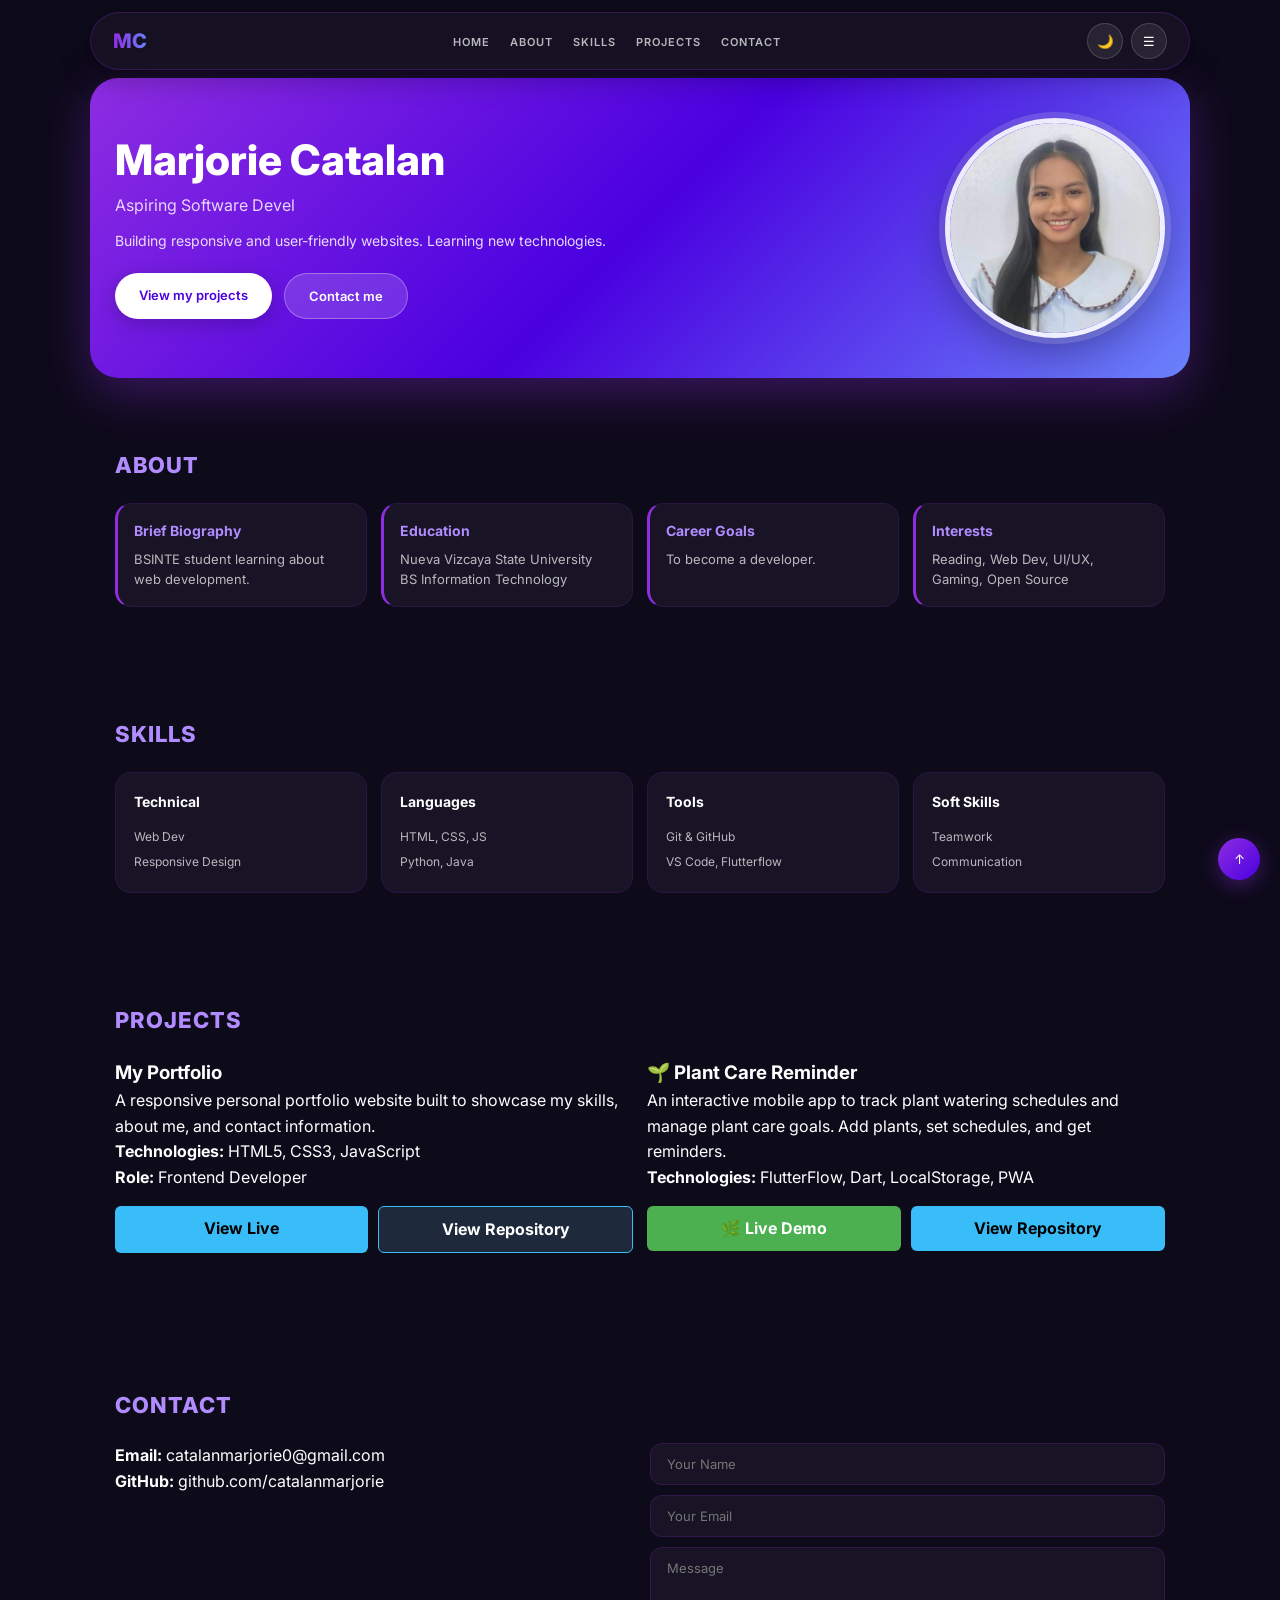
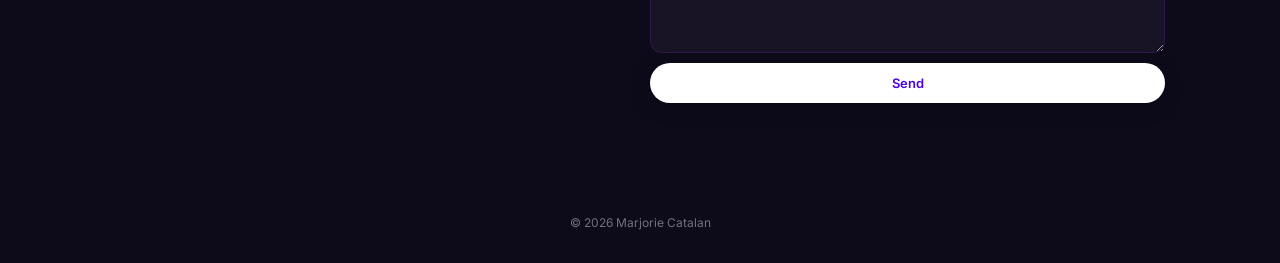
<file: index.html>
<!DOCTYPE html>
<html lang="en">
<head>
  <meta charset="UTF-8">
  <meta name="viewport" content="width=device-width, initial-scale=1.0">
  <title>Marjorie Catalan | Portfolio</title>
  <link rel="stylesheet" href="css/style.css">
  <link href="https://fonts.googleapis.com/css2?family=Inter:wght@400;600;800&display=swap" rel="stylesheet">
  <link rel="icon" href="data:,">
</head>
<body>
  <nav id="navbar">
    <div class="nav-container">
      <a href="#home" class="logo">MC</a>
      <ul class="nav-links">
        <li><a href="#home">HOME</a></li>
        <li><a href="#about">ABOUT</a></li>
        <li><a href="#skills">SKILLS</a></li>
        <li><a href="#projects">PROJECTS</a></li>
        <li><a href="#contact">CONTACT</a></li>
      </ul>
      <div class="nav-actions">
        <button id="theme-toggle">🌙</button>
        <button id="menu-toggle">☰</button>
      </div>
    </div>
  </nav>

  <section id="home" class="section">
    <div class="home-content">
      <div class="home-text">
        <h1>Marjorie Catalan</h1>
        <h2 class="tagline" id="tagline">Aspiring Software Developer | BSINTE Student</h2>
        <p>Building responsive and user-friendly websites. Learning new technologies.</p>
        <div class="cta">
          <a href="#projects" class="btn primary">View my projects</a>
          <a href="#contact" class="btn secondary">Contact me</a>
        </div>
      </div>
      <div class="home-image">
        <img src="image/profile.jpg" alt="Profile photo of Marjorie Catalan">
      </div>
    </div>
  </section>

  <section id="about" class="section">
    <h2 class="section-title">ABOUT</h2>
    <div class="about-grid">
      <div><h3>Brief Biography</h3><p>BSINTE student learning about web development.</p></div>
      <div><h3>Education</h3><p>Nueva Vizcaya State University<br>BS Information Technology</p></div>
      <div><h3>Career Goals</h3><p>To become a developer.</p></div>
      <div><h3>Interests</h3><p>Reading, Web Dev, UI/UX, Gaming, Open Source</p></div>
    </div>
  </section>

  <section id="skills" class="section">
    <h2 class="section-title">SKILLS</h2>
    <div class="skills-grid">
      <div class="skill-card"><h3>Technical</h3><ul><li>Web Dev</li><li>Responsive Design</li></ul></div>
      <div class="skill-card"><h3>Languages</h3><ul><li>HTML, CSS, JS</li><li>Python, Java</li></ul></div>
      <div class="skill-card"><h3>Tools</h3><ul><li>Git & GitHub</li><li>VS Code, Flutterflow</li></ul></div>
      <div class="skill-card"><h3>Soft Skills</h3><ul><li>Teamwork</li><li>Communication</li></ul></div>
    </div>
  </section>

  <section id="projects" class="section">
  <h2 class="section-title">PROJECTS</h2>
  <div class="projects-grid">

    <div class="project-card">
      <h3>My Portfolio</h3>
      <p>A responsive personal portfolio website built to showcase my skills, about me, and contact information.</p>
      <p><strong>Technologies:</strong> HTML5, CSS3, JavaScript</p>
      <p><strong>Role:</strong> Frontend Developer</p>
      <div style="display:flex; gap:10px; margin-top:15px;">
        <a href="https://catalanmarjorie.github.io/" style="background:#38bdf8; color:#000; padding:10px 20px; border-radius:6px; font-weight:bold; text-decoration:none; flex:1; text-align:center;">View Live</a>
        <a href="https://github.com/catalanmarjorie/catalanmarjorie.github.io" target="_blank" style="background:#1e293b; color:white; border:1px solid #38bdf8; padding:10px 20px; border-radius:6px; font-weight:bold; text-decoration:none; flex:1; text-align:center;">View Repository</a>
      </div>
    </div>

    <div class="project-card">
      <h3>🌱 Plant Care Reminder</h3>
      <p>An interactive mobile app to track plant watering schedules and manage plant care goals. Add plants, set schedules, and get reminders.</p>
      <p><strong>Technologies:</strong> FlutterFlow, Dart, LocalStorage, PWA</p>
      <div style="display:flex; gap:10px; margin-top:15px;">
        <a href="https://2ee381cf1a1246ceb64b1b8aa37ca4fa-share.flutterflow.cloud/s/2ee381cf1a1246ceb64b1b8aa37ca4fa?key=tIXz_1JN7gHIQSgkkhlujc_MJYfSkuc-Ln3wZWFZIVg" target="_blank" style="background:#4CAF50; color:white; padding:10px 20px; border-radius:6px; font-weight:bold; text-decoration:none; flex:1; text-align:center;">🌿 Live Demo</a>
        <a href="https://github.com/catalanmarjorie/plant_care_reminder" target="_blank" style="background:#38bdf8; color:#000; padding:10px 20px; border-radius:6px; font-weight:bold; text-decoration:none; flex:1; text-align:center;">View Repository</a>
      </div>
    </div>

  </div>
</section>

  <section id="contact" class="section">
    <h2 class="section-title">CONTACT</h2>
    <div class="contact-grid">
      <div>
        <p><strong>Email:</strong> catalanmarjorie0@gmail.com</p>
        <p><strong>GitHub:</strong> github.com/catalanmarjorie</p>
      </div>
      <form id="contact-form">
        <input type="text" id="name" placeholder="Your Name" required>
        <input type="email" id="email" placeholder="Your Email" required>
        <textarea id="message" placeholder="Message" rows="5" required></textarea>
        <button type="submit" class="btn primary">Send</button>
        <p id="form-message"></p>
      </form>
    </div>
  </section>

  <button id="back-to-top">↑</button>
  <footer><p>&copy; 2026 Marjorie Catalan</p></footer>
  <script src="js/script.js"></script>
</body>
</html>
</file>
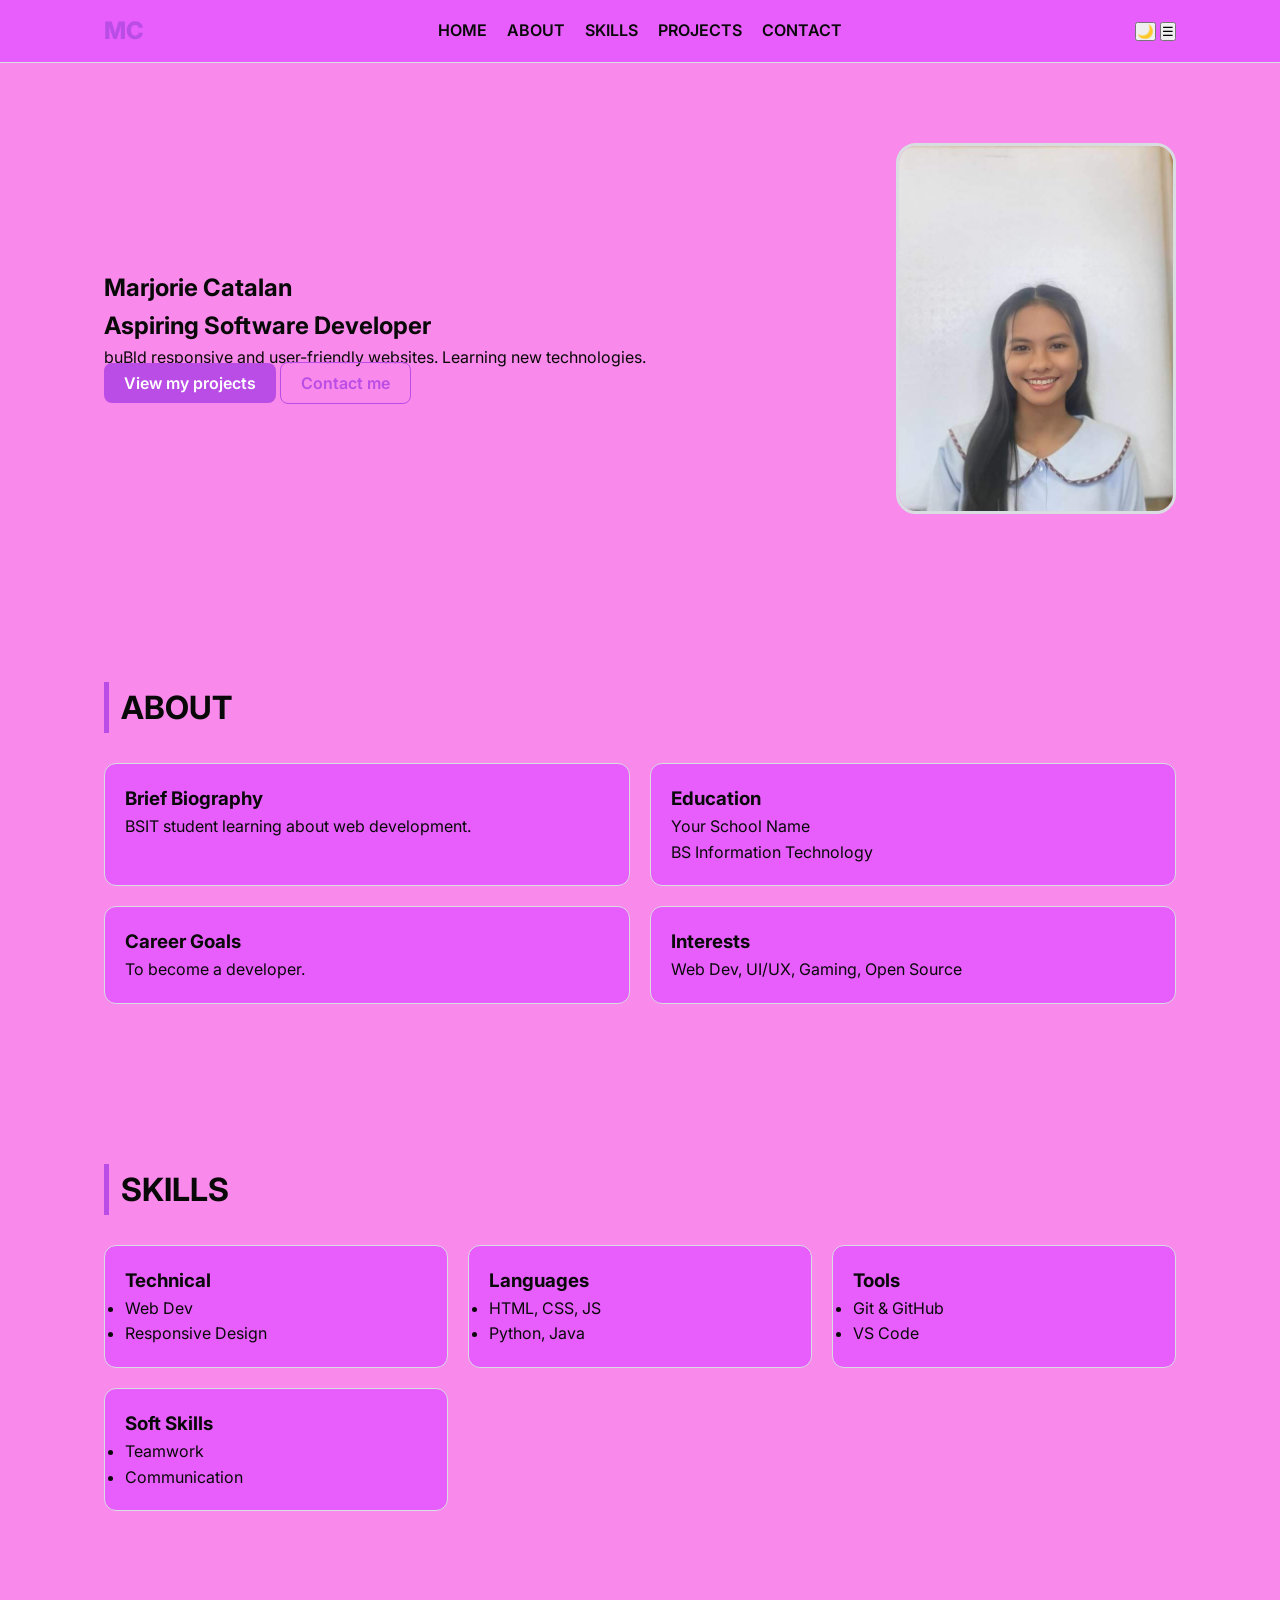
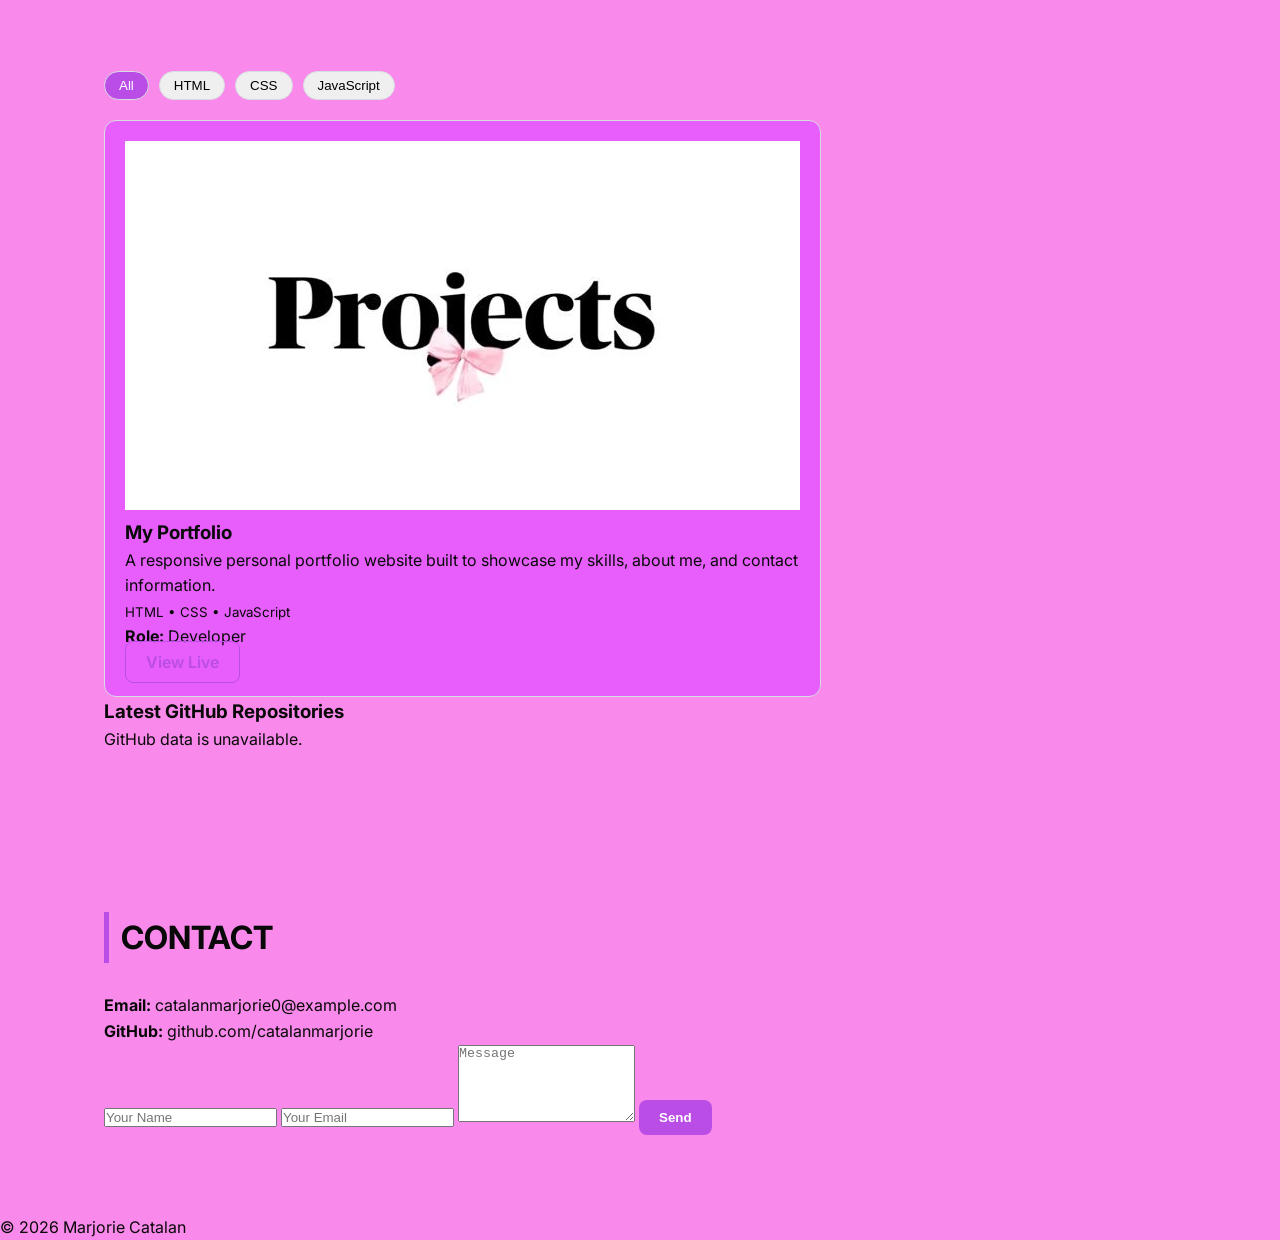
<file: Desktop/catalan.github.io/index.html>
<!DOCTYPE html>
<html lang="en">
<head>
  <meta charset="UTF-8">
  <meta name="viewport" content="width=device-width, initial-scale=1.0">
  <title>Marjorie Catalan | Portfolio</title>
  <link rel="stylesheet" href="css/style.css">
  <link href="https://fonts.googleapis.com/css2?family=Inter:wght@400;600;800&display=swap" rel="stylesheet">
  <link rel="icon" href="data:,">
</head>
<body>
  <nav id="navbar">
    <div class="nav-container">
      <a href="#home" class="logo">MC</a>
      <ul class="nav-links">
        <li><a href="#home">HOME</a></li>
        <li><a href="#about">ABOUT</a></li>
        <li><a href="#skills">SKILLS</a></li>
        <li><a href="#projects">PROJECTS</a></li>
        <li><a href="#contact">CONTACT</a></li>
      </ul>
      <div class="nav-actions">
        <button id="theme-toggle">🌙</button>
        <button id="menu-toggle">☰</button>
      </div>
    </div>
  </nav>

  <section id="home" class="section">
    <div class="home-content">
      <div class="home-text">
        <h1>Marjorie Catalan</h1>
        <h2 class="tagline" id="tagline">Aspiring Software Developer | BSINTE Student</h2>
        <p>buBld responsive and user-friendly websites. Learning new technologies.</p>
        <div class="cta">
          <a href="#projects" class="btn primary">View my projects</a>
          <a href="#contact" class="btn secondary">Contact me</a>
        </div>
      </div>
      <div class="home-image">
        <img src="image/profile.jpg" alt="Profile photo of Marjorie Catalan">
      </div>
    </div>
  </section>

  <section id="about" class="section">
    <h2 class="section-title">ABOUT</h2>
    <div class="about-grid">
      <div><h3>Brief Biography</h3><p>BSIT student learning about web development.</p></div>
      <div><h3>Education</h3><p>Your School Name<br>BS Information Technology</p></div>
      <div><h3>Career Goals</h3><p>To become a developer.</p></div>
      <div><h3>Interests</h3><p>Web Dev, UI/UX, Gaming, Open Source</p></div>
    </div>
  </section>

  <section id="skills" class="section">
    <h2 class="section-title">SKILLS</h2>
    <div class="skills-grid">
      <div class="skill-card"><h3>Technical</h3><ul><li>Web Dev</li><li>Responsive Design</li></ul></div>
      <div class="skill-card"><h3>Languages</h3><ul><li>HTML, CSS, JS</li><li>Python, Java</li></ul></div>
      <div class="skill-card"><h3>Tools</h3><ul><li>Git & GitHub</li><li>VS Code</li></ul></div>
      <div class="skill-card"><h3>Soft Skills</h3><ul><li>Teamwork</li><li>Communication</li></ul></div>
    </div>
  </section>

  <section id="projects" class="section">
    <div class="filter-bar">
      <button class="filter-btn active" data-filter="all">All</button>
      <button class="filter-btn" data-filter="HTML">HTML</button>
      <button class="filter-btn" data-filter="CSS">CSS</button>
      <button class="filter-btn" data-filter="JavaScript">JavaScript</button>
    </div>
    <div id="projects-container" class="projects-grid"></div>
    <p id="projects-error" class="error hidden"></p>
    <h3 class="subtitle">Latest GitHub Repositories</h3>
    <div id="github-repos" class="repos-grid"></div>
    <p id="github-error" class="error hidden"></p>
  </section>

  <section id="contact" class="section">
    <h2 class="section-title">CONTACT</h2>
    <div class="contact-grid">
      <div>
        <p><strong>Email:</strong> catalanmarjorie0@example.com</p>
        <p><strong>GitHub:</strong> github.com/catalanmarjorie</p>
      </div>
      <form id="contact-form">
        <input type="text" id="name" placeholder="Your Name" required>
        <input type="email" id="email" placeholder="Your Email" required>
        <textarea id="message" placeholder="Message" rows="5" required></textarea>
        <button type="submit" class="btn primary">Send</button>
        <p id="form-message"></p>
      </form>
    </div>
  </section>

  <button id="back-to-top">↑</button>
  <footer><p>&copy; 2026 Marjorie Catalan</p></footer>
  <script src="js/script.js"></script>
</body>
</html>
</file>
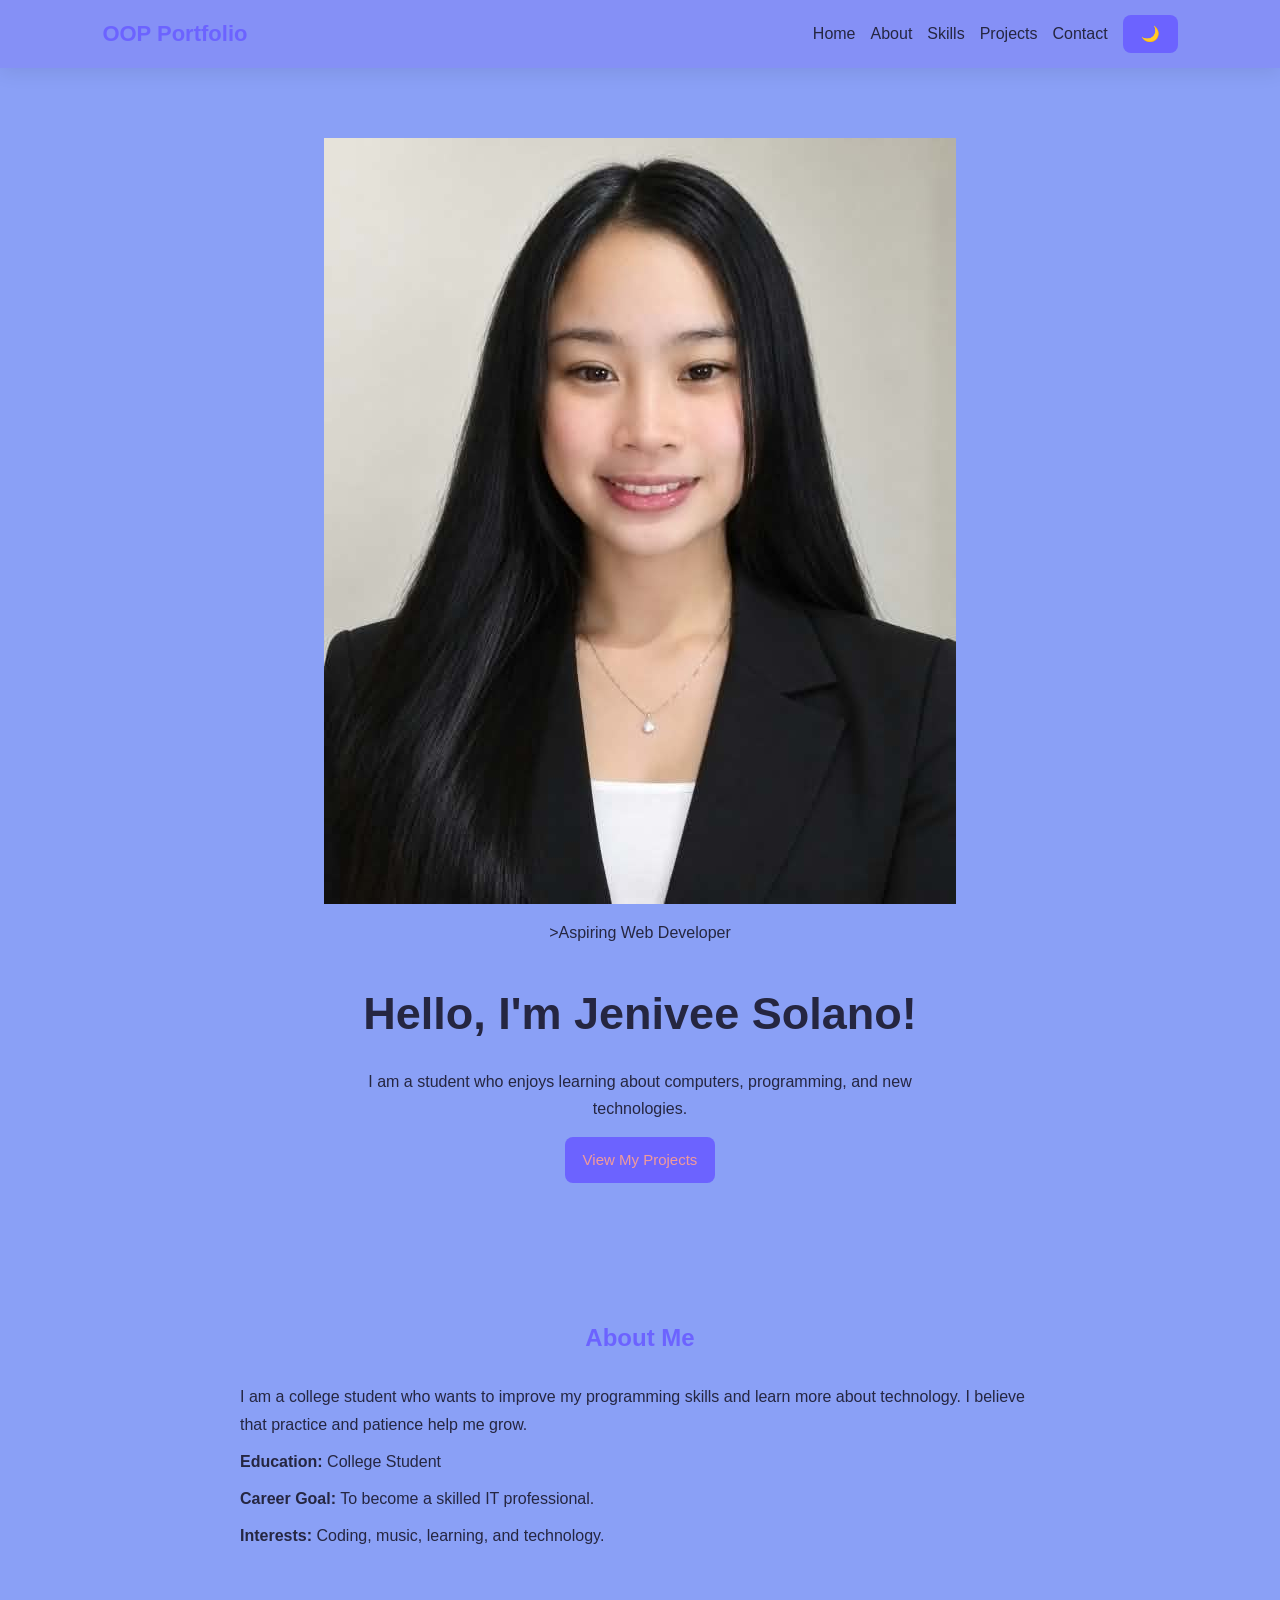
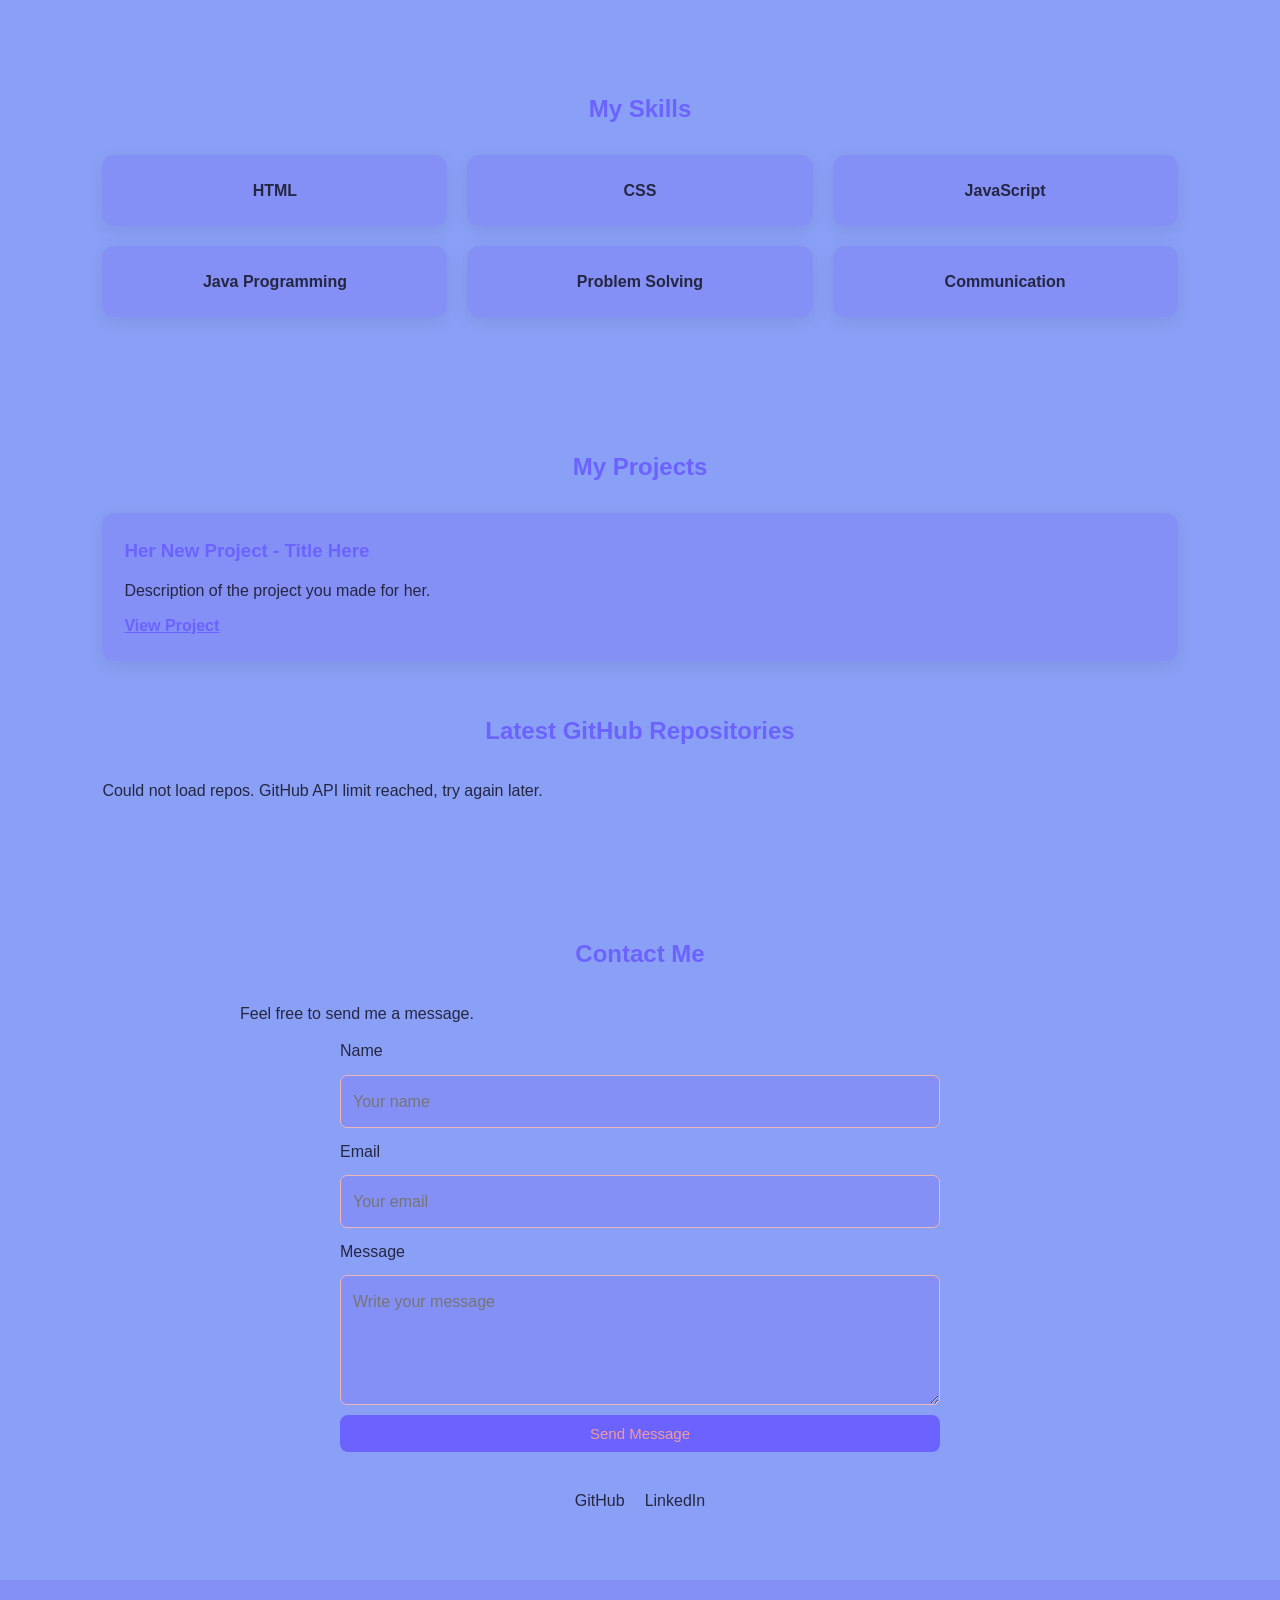
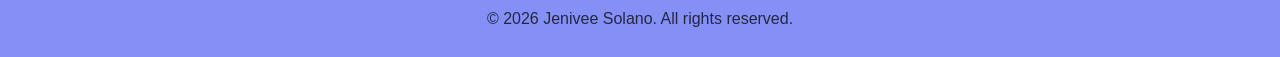
<file: Desktop/solano.github.io/index.html>
<!DOCTYPE html>
<html lang="en">
<head>
    <meta charset="UTF-8">
    <meta name="viewport" content="width=device-width, initial-scale=1.0">
    <title>Jenivee Solano | Portfolio</title>
   <link rel="stylesheet" href="css/style.css">
</head>
<body>
    <nav class="navbar">
        <a href="#home" class="logo">OOP Portfolio</a>
        <div class="nav-links">
            <a href="#home">Home</a>
            <a href="#about">About</a>
            <a href="#skills">Skills</a>
            <a href="#projects">Projects</a>
            <a href="#contact">Contact</a>
            <button id="themeBtn" type="button">🌙</button>
        </div>
    </nav>

    <header id="home" class="hero">
<img src="image/profile.jpg" alt="profile">
        >Aspiring Web Developer</p>
        <h1>Hello, I'm Jenivee Solano!</h1>
        <p>I am a student who enjoys learning about computers,
           programming, and new technologies.</p>
        <a href="#projects" class="btn">View My Projects</a>
    </header>

    <main>
        <section id="about" class="section">
            <h2>About Me</h2>
            <p>I am a college student who wants to improve my
               programming skills and learn more about technology.
               I believe that practice and patience help me grow.</p>
            <p><strong>Education:</strong> College Student</p>
            <p><strong>Career Goal:</strong> To become a skilled IT professional.</p>
            <p><strong>Interests:</strong> Coding, music, learning, and technology.</p>
        </section>

        <section id="skills" class="section">
            <h2>My Skills</h2>
            <div class="skills-grid">
                <div class="card">HTML</div>
                <div class="card">CSS</div>
                <div class="card">JavaScript</div>
                <div class="card">Java Programming</div>
                <div class="card">Problem Solving</div>
                <div class="card">Communication</div>
            </div>
        </section>

        <section id="projects" class="section">
            <h2>My Projects</h2>
           <div class="project-card">
  <h3>Her New Project - Title Here</h3>
  <p>Description of the project you made for her.</p>
 <a href="https://github.com/sjenivee/sjenivee.github.io" target="_blank">View Project</a>
</div>

            <h2 class="subheading">Latest GitHub Repositories</h2>
            <div id="githubList" class="github-list">
                <p>Loading repositories...</p>
            </div>
        </section>

        <section id="contact" class="section">
            <h2>Contact Me</h2>
            <p>Feel free to send me a message.</p>

            <form id="contactForm">
                <label for="name">Name</label>
                <input id="name" name="name" type="text"
                       placeholder="Your name" required>

                <label for="email">Email</label>
                <input id="email" name="email" type="email"
                       placeholder="Your email" required>

                <label for="message">Message</label>
                <textarea id="message" name="message"
                          placeholder="Write your message"
                          required></textarea>

                <button class="btn" type="submit">Send Message</button>
                <p id="formMessage" role="status"></p>
            </form>

            <div class="social-links">
                <a href="https://github.com/" target="_blank"
                   rel="noopener noreferrer">GitHub</a>
                <a href="https://www.linkedin.com/" target="_blank"
                   rel="noopener noreferrer">LinkedIn</a>
            </div>
        </section>
    </main>

    <footer>
        <p>&copy; 2026 Jenivee Solano. All rights reserved.</p>
    </footer>

    <button id="backToTop" type="button" aria-label="Back to top">↑</button>

      <script src="js/script.js"></script>
</body>
</html>
</file>
<file: css/style.css>
@import url('https://fonts.googleapis.com/css2?family=Inter:wght@400;600;800&display=swap');

:root{
  --purple1:#8e2de2;
  --purple2:#4a00e0;
  --blue:#6a82fb;
  --bg:#0d0a1a;
  --card:#181325;
  --card2:#231e3a;
  --text:#ffffff;
  --muted:rgba(255,255,255,0.7);
}

*{
  margin:0; padding:0; box-sizing:border-box;
  font-family:'Inter', sans-serif;
  scroll-behavior:smooth;
}

body{
  background: var(--bg);
  color: var(--text);
  line-height:1.6;
}

#navbar{
  position:sticky;
  top:12px;
  z-index:1000;
  display:flex;
  justify-content:center;
  padding:0 15px;
  background:transparent;
}

.nav-container{
  width:100%;
  max-width:1100px;
  background:rgba(24,19,37,0.85);
  backdrop-filter:blur(12px);
  border:1px solid rgba(142,45,226,0.25);
  border-radius:50px;
  padding:10px 22px;
  display:flex;
  justify-content:space-between;
  align-items:center;
  box-shadow:0 8px 30px rgba(0,0,0,0.3);
}

.logo{
  font-weight:800;
  font-size:20px;
  color:#fff;
  text-decoration:none;
  background:linear-gradient(90deg,var(--purple1),var(--blue));
  -webkit-background-clip:text;
  -webkit-text-fill-color:transparent;
}

.nav-links{
  list-style:none;
  display:flex;
  gap:20px;
}

.nav-links li a{
  color:var(--muted);
  text-decoration:none;
  font-size:11px;
  font-weight:600;
  letter-spacing:1px;
  transition:0.3s;
}

.nav-links li a:hover{
  color:#fff;
  text-shadow:0 0 10px var(--purple1);
}

.nav-actions{
  display:flex;
  gap:8px;
}

#theme-toggle, #menu-toggle{
  background:rgba(255,255,255,0.08);
  border:1px solid rgba(255,255,255,0.15);
  color:#fff;
  width:36px;
  height:36px;
  border-radius:50%;
  cursor:pointer;
  transition:0.3s;
}

#theme-toggle:hover{
  background:linear-gradient(135deg,var(--purple1),var(--purple2));
}

.section{
  max-width:1100px;
  margin:30px auto;
  padding:40px 25px;
}

#home{
  background:linear-gradient(135deg, var(--purple1) 0%, var(--purple2) 50%, var(--blue) 100%);
  border-radius:28px;
  margin-top:20px;
  box-shadow:0 15px 50px rgba(142,45,226,0.35);
}

.home-content{
  display:flex;
  align-items:center;
  justify-content:space-between;
  gap:40px;
}

.home-text h1{
  font-size:42px;
  font-weight:800;
  line-height:1.1;
}

.home-text .tagline{
  font-size:16px;
  color:#e8d5ff;
  margin:10px 0;
  font-weight:400;
}

.home-text p{
  color:rgba(255,255,255,0.85);
  font-size:14px;
  margin:12px 0 20px 0;
}

.cta{
  display:flex;
  gap:12px;
  flex-wrap:wrap;
}

.btn{
  padding:12px 24px;
  border-radius:50px;
  font-size:13px;
  font-weight:600;
  text-decoration:none;
  cursor:pointer;
  transition:0.3s;
  display:inline-block;
  border:none;
}

.btn.primary{
  background:#fff;
  color:var(--purple2);
  box-shadow:0 5px 20px rgba(0,0,0,0.2);
}

.btn.primary:hover{
  transform:translateY(-2px);
  box-shadow:0 8px 25px rgba(0,0,0,0.3);
}

.btn.secondary{
  background:rgba(255,255,255,0.15);
  color:#fff;
  border:1px solid rgba(255,255,255,0.3);
}

.btn.secondary:hover{
  background:rgba(255,255,255,0.25);
}

.home-image{
  flex-shrink:0;
}

.home-image img{
  width:220px !important;
  height:220px !important;
  border-radius:50% !important;
  object-fit:cover !important;
  border:5px solid rgba(255,255,255,0.9) !important;
  box-shadow:0 0 0 6px rgba(255,255,255,0.15), 0 15px 40px rgba(0,0,0,0.3) !important;
  display:block;
}

.section-title{
  font-size:22px;
  font-weight:800;
  color:#b18cff;
  margin-bottom:20px;
  letter-spacing:1px;
}

.about-grid{
  display:grid;
  grid-template-columns:repeat(auto-fit, minmax(220px,1fr));
  gap:14px;
}

.about-grid > div{
  background:var(--card);
  border:1px solid rgba(142,45,226,0.15);
  border-left:3px solid var(--purple1);
  border-radius:16px;
  padding:16px;
}

.about-grid h3{
  color:#b18cff;
  font-size:14px;
  margin-bottom:6px;
}

.about-grid p{
  font-size:13px;
  color:var(--muted);
}

.skills-grid{
  display:grid;
  grid-template-columns:repeat(auto-fit, minmax(200px,1fr));
  gap:14px;
}

.skill-card{
  background:var(--card);
  border:1px solid rgba(142,45,226,0.15);
  border-radius:16px;
  padding:18px;
  transition:0.3s;
}

.skill-card:hover{
  transform:translateY(-4px);
  border-color:rgba(142,45,226,0.4);
  box-shadow:0 8px 25px rgba(142,45,226,0.2);
}

.skill-card h3{
  color:#fff;
  font-size:14px;
  margin-bottom:10px;
}

.skill-card ul{
  list-style:none;
}

.skill-card li{
  font-size:12px;
  color:var(--muted);
  padding:3px 0;
}

.filter-bar{
  display:flex;
  gap:8px;
  flex-wrap:wrap;
  margin-bottom:20px;
}

.filter-btn{
  background:var(--card);
  border:1px solid rgba(142,45,226,0.2);
  color:var(--muted);
  padding:8px 16px;
  border-radius:20px;
  font-size:12px;
  cursor:pointer;
  transition:0.3s;
}

.filter-btn.active, .filter-btn:hover{
  background:linear-gradient(90deg,var(--purple1),var(--purple2));
  color:#fff;
  border-color:transparent;
}

.projects-grid, .repos-grid{
  display:grid;
  grid-template-columns:repeat(auto-fit, minmax(250px,1fr));
  gap:14px;
  margin-bottom:25px;
}

.subtitle{
  font-size:14px;
  color:#b18cff;
  margin:25px 0 15px 0;
}

.contact-grid{
  display:grid;
  grid-template-columns:1fr 1fr;
  gap:20px;
}

#contact-form{
  display:flex;
  flex-direction:column;
  gap:10px;
}

#contact-form input, #contact-form textarea{
  background:var(--card);
  border:1px solid rgba(142,45,226,0.2);
  border-radius:12px;
  padding:12px 16px;
  color:#fff;
  outline:none;
  font-size:13px;
}

#contact-form input:focus, #contact-form textarea:focus{
  border-color:var(--purple1);
}

footer{
  text-align:center;
  padding:30px;
  font-size:12px;
  color:var(--muted);
  opacity:0.6;
}

#back-to-top{
  position:fixed;
  bottom:20px;
  right:20px;
  background:linear-gradient(135deg,var(--purple1),var(--purple2));
  border:none;
  color:#fff;
  width:42px;
  height:42px;
  border-radius:50%;
  cursor:pointer;
  box-shadow:0 5px 20px rgba(142,45,226,0.4);
}

@media(max-width:768px){
  .home-content{
    flex-direction:column-reverse;
    text-align:center;
  }
  .home-text h1{
    font-size:32px;
  }
  .cta{
    justify-content:center;
  }
  .home-image img{
    width:160px !important;
    height:160px !important;
  }
  .contact-grid{
    grid-template-columns:1fr;
  }
  .nav-links{
    display:none;
    position:absolute;
    top:60px;
    left:15px;
    right:15px;
    background:rgba(18,13,32,0.98);
    border-radius:20px;
    padding:20px;
    flex-direction:column;
    text-align:center;
    border:1px solid rgba(142,45,226,0.2);
  }
  .nav-links.active{
    display:flex;
  }
}
</file>
<file: Desktop/catalan.github.io/css/style.css>
:root{
  --bg:#f989ea; --bg-secondary:#e75efc; --text:#090909;
  --text-light:#f374dc; --primary:#ba4de6; --primary-hover:#b53fe4;
  --border:#d8dde2;
}
.dark-theme{
  --bg:#53268e; --bg-secondary:#6b37ae; --text:#f1f5f9;
  --text-light:#94a3b8; --primary:#673ac7; --border:#020509;
}
*{margin:0;padding:0;box-sizing:border-box}
body{font-family:'Inter',sans-serif;background:var(--bg);color:var(--text);line-height:1.6}
.section{padding:80px 5%;max-width:1200px;margin:0 auto}
.section-title{font-size:2rem;margin-bottom:30px;border-left:5px solid var(--primary);padding-left:12px}
#navbar{position:sticky;top:0;z-index:1000;background:var(--bg-secondary);border-bottom:1px solid var(--border)}
.nav-container{max-width:1200px;margin:0 auto;padding:12px 5%;display:flex;justify-content:space-between;align-items:center}
.logo{font-weight:800;font-size:1.5rem;color:var(--primary);text-decoration:none}
.nav-links{display:flex;list-style:none;gap:20px}
.nav-links a{text-decoration:none;color:var(--text);font-weight:600}
.nav-links a:hover{color:var(--primary)}
.home-content{display:flex;flex-wrap:wrap;gap:40px;align-items:center}
.home-text{flex:1 1 400px} .home-image{flex:0 1 280px}
.home-image img{width:100%;border-radius:20px;border:3px solid var(--border)}
.btn{padding:10px 20px;border-radius:8px;text-decoration:none;font-weight:600;border:none;cursor:pointer}
.btn.primary{background:var(--primary);color:white}
.btn.secondary{border:1px solid var(--primary);color:var(--primary);background:transparent}
.about-grid,.skills-grid,.projects-grid{ display:grid; gap:20px }
.about-grid{grid-template-columns:repeat(2,1fr)}
.skills-grid{grid-template-columns:repeat(3,1fr)}
.projects-grid{grid-template-columns:repeat(3,1fr)}
.skill-card,.project-card,.about-grid div{background:var(--bg-secondary);padding:20px;border-radius:12px;border:1px solid var(--border)}
.filter-bar{display:flex;gap:10px;margin-bottom:20px}
.filter-btn{padding:6px 14px;border-radius:20px;border:1px solid var(--border);cursor:pointer}
.filter-btn.active{background:var(--primary);color:white}
#back-to-top{position:fixed;bottom:20px;right:20px;display:none;background:var(--primary);color:white;border:none;border-radius:50%;width:44px;height:44px}
#back-to-top.show{display:block}
@media(max-width:900px){.projects-grid,.skills-grid{grid-template-columns:repeat(2,1fr)}.about-grid{grid-template-columns:1fr}}
@media(max-width:600px){.projects-grid,.skills-grid{grid-template-columns:1fr}.nav-links{display:none}.nav-links.show{display:flex;flex-direction:column;position:absolute;top:60px;right:5%;background:var(--bg-secondary);padding:15px;border:1px solid var(--border)}#menu-toggle{display:block}}
</file>
<file: Desktop/solano.github.io/css/style.css>
:root {
    --primary: #6c63ff;
    --background: #8aa0f6;
    --surface: #8590f6;
    --text: #252641;
    --muted: #ea8a8a;
    --shadow: 0 5px 18px rgba(0, 0, 0, 0.08);
}

* {
    box-sizing: border-box;
    margin: 0;
    padding: 0;
    scroll-behavior: smooth;
}

body {
    font-family: Arial, sans-serif;
    background: var(--background);
    color: var(--text);
    line-height: 1.7;
}

body.dark {
    --background: #93a1e9;
    --surface: #7a82f7;
    --text: #131212;
    --muted: #ec9898;
    --shadow: 0 5px 18px rgba(0, 0, 0, 0.25);
}

.navbar {
    position: sticky;
    top: 0;
    z-index: 10;
    display: flex;
    justify-content: space-between;
    align-items: center;
    flex-wrap: wrap;
    gap: 12px;
    padding: 15px 8%;
    background: var(--surface);
    box-shadow: var(--shadow);
}

.logo {
    font-size: 22px;
    font-weight: bold;
    color: var(--primary);
    text-decoration: none;
}

.nav-links {
    display: flex;
    align-items: center;
    flex-wrap: wrap;
    gap: 15px;
}

.nav-links a,
.social-links a {
    color: var(--text);
    text-decoration: none;
}

.nav-links a:hover,
.social-links a:hover {
    color: var(--primary);
}

button,
.btn {
    display: inline-block;
    border: none;
    border-radius: 8px;
    padding: 10px 18px;
    background: var(--primary);
    color: rgb(241, 155, 155);
    cursor: pointer;
    text-decoration: none;
    font-size: 15px;
}

button:hover,
.btn:hover {
    opacity: 0.85;
}

.hero {
    min-height: 85vh;
    padding: 70px 20px;
    display: flex;
    flex-direction: column;
    align-items: center;
    justify-content: center;
    text-align: center;
    gap: 15px;
}

.hero h1 {
    font-size: clamp(28px, 5vw, 45px);
}

.hero p {
    max-width: 600px;
}

.tagline {
    color: var(--primary);
    font-weight: bold;
}

.profile {
    width: 160px;
    height: 160px;
    object-fit: cover;
    border-radius: 50%;
    border: 5px solid var(--primary);
}

.section {
    padding: 65px 8%;
    scroll-margin-top: 90px;
}

.section h2 {
    text-align: center;
    margin-bottom: 25px;
    color: var(--primary);
}

.section > p {
    max-width: 800px;
    margin: 10px auto;
}

.skills-grid,
.project-grid {
    display: grid;
    grid-template-columns: repeat(3, 1fr);
    gap: 20px;
}

.card,
.project-card,
.github-card {
    background: var(--surface);
    padding: 22px;
    border-radius: 12px;
    box-shadow: var(--shadow);
    overflow-wrap: anywhere;
}

.skills-grid .card {
    text-align: center;
    font-weight: bold;
}

.project-card h3 {
    color: var(--primary);
    margin-bottom: 10px;
}

.project-card p {
    margin-bottom: 8px;
}

.project-card a,
.github-card a {
    color: var(--primary);
    font-weight: bold;
}

.subheading {
    margin-top: 50px;
}

.github-list {
    display: grid;
    grid-template-columns: repeat(2, 1fr);
    gap: 15px;
}

.github-card h3 {
    margin-bottom: 8px;
}

#contact form {
    max-width: 600px;
    margin: auto;
    display: flex;
    flex-direction: column;
    gap: 10px;
}

input,
textarea {
    width: 100%;
    padding: 12px;
    border: 1px solid #efb6b6;
    border-radius: 7px;
    background: var(--surface);
    color: var(--text);
    font: inherit;
}

textarea {
    min-height: 130px;
    resize: vertical;
}

#formMessage {
    color: var(--primary);
}

.social-links {
    display: flex;
    justify-content: center;
    gap: 20px;
    margin-top: 25px;
}

footer {
    text-align: center;
    padding: 25px;
    background: var(--surface);
}

#backToTop {
    display: none;
    position: fixed;
    bottom: 20px;
    right: 20px;
    border-radius: 50%;
    width: 45px;
    height: 45px;
    font-size: 22px;
}

@media (max-width: 700px) {
    .navbar {
        justify-content: center;
    }

    .nav-links {
        justify-content: center;
        gap: 10px;
    }

    .skills-grid,
    .project-grid,
    .github-list {
        grid-template-columns: 1fr;
    }

    .section {
        padding: 45px 6%;
    }
}
</file>
